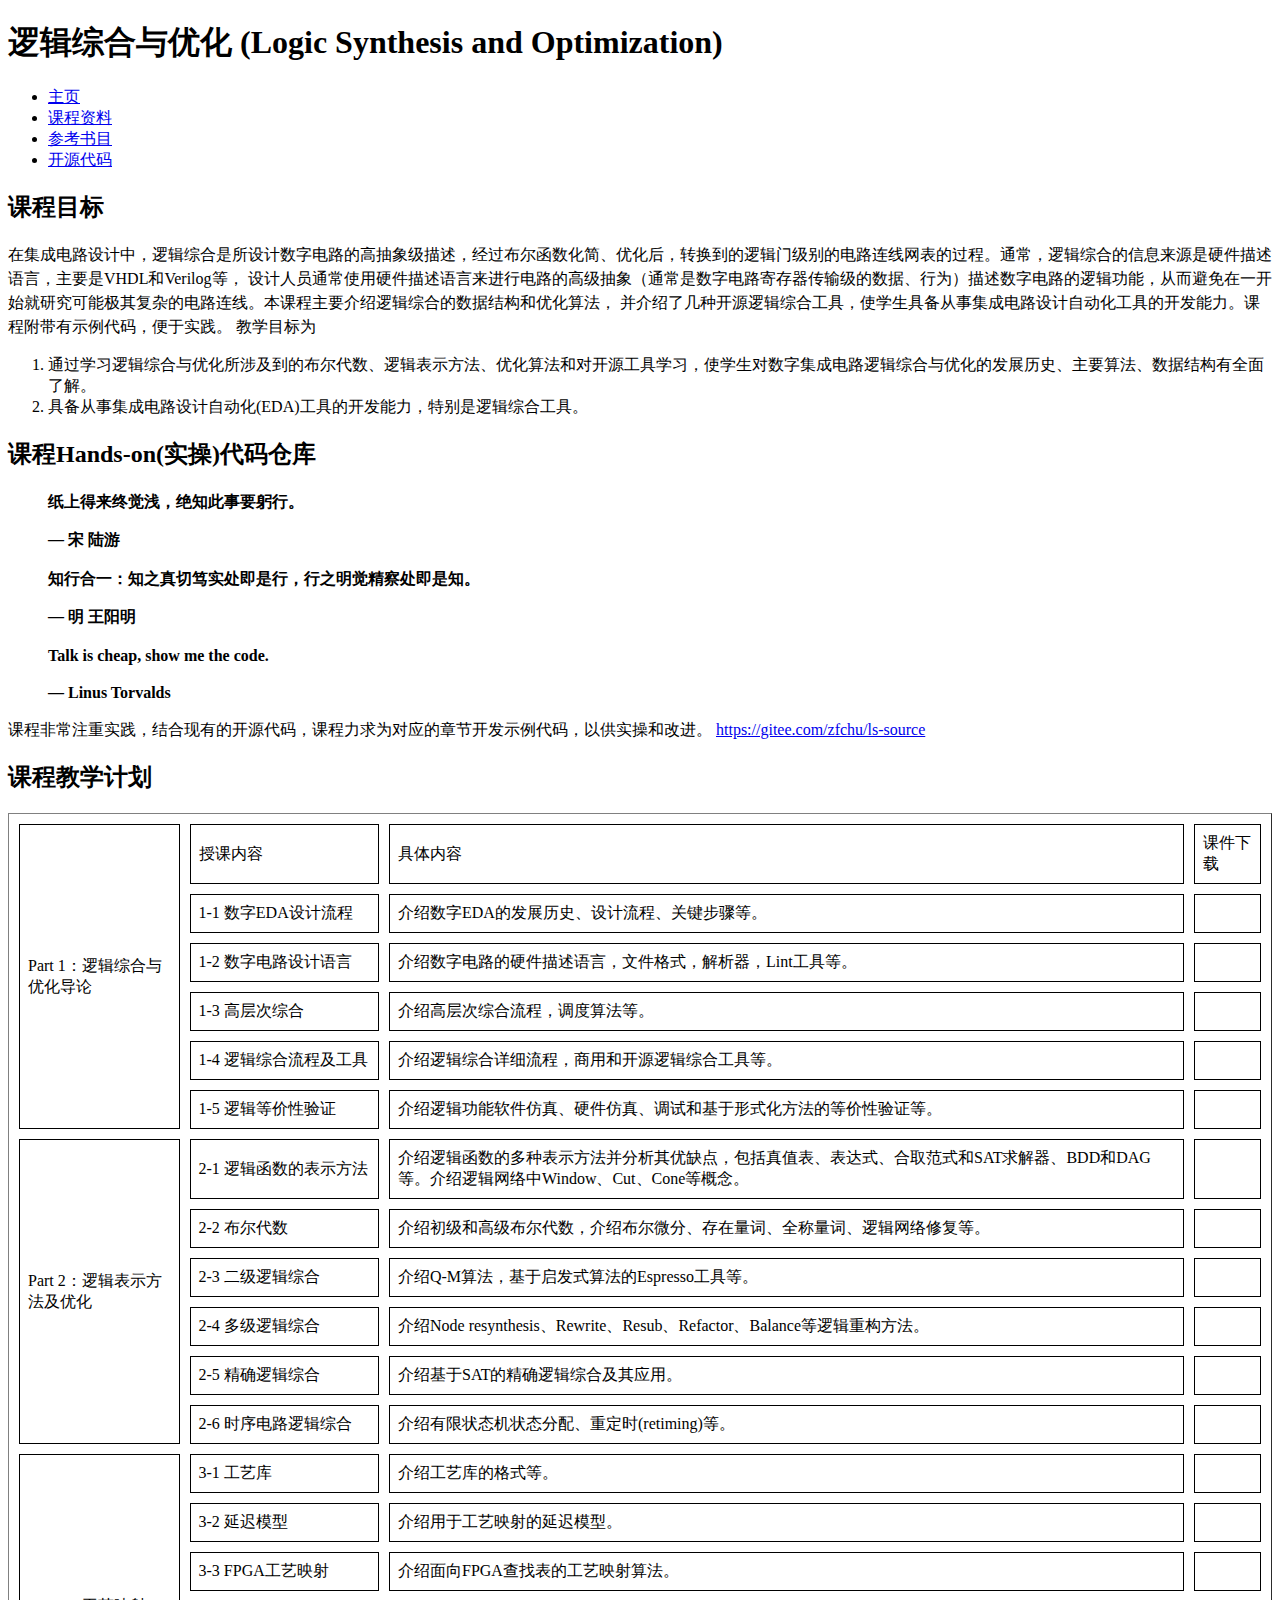
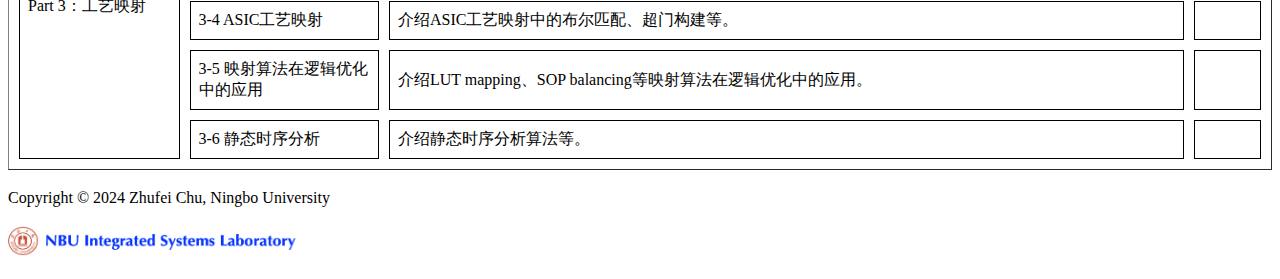
<file: index.html>
<!DOCTYPE html>
<html lang="en">
    <head>
        <meta charset="UTF-8">
        <meta name="viewport" content="width=device-width, initial-scale=1.0">
        <title>逻辑综合与优化 (Logic Synthesis and Optimization)</title>
        <link rel="stylesheet" href="styles.css">
        <style>
      p {
        line-height: 1.5;
        }

      .custom-table 
        {
          border-collapse: separate;
          border-spacing: 10px;
        }
      .custom-table td, .custom-table th 
        {
          border: 1px solid black;
          padding: 8px;
        }
      .quote {
        font-weight: bold;
      }
    </style>
    </head>

    <body>
        <header>
            <h1>逻辑综合与优化 (Logic Synthesis and Optimization)</h1>
            <nav>
                <ul>
                    <li><a href="index.html">主页</a></li>
                    <li><a href="html/course.html">课程资料</a></li>
                    <li><a href="html/reference_books.html">参考书目</a></li>
                    <li><a href="html/source_code.html">开源代码</a></li>
                </ul>
            </nav>
        </header>

        <main>
            <section>
                <h2>课程目标</h2>
                <p>在集成电路设计中，逻辑综合是所设计数字电路的高抽象级描述，经过布尔函数化简、优化后，转换到的逻辑门级别的电路连线网表的过程。通常，逻辑综合的信息来源是硬件描述语言，主要是VHDL和Verilog等，
                    设计人员通常使用硬件描述语言来进行电路的高级抽象（通常是数字电路寄存器传输级的数据、行为）描述数字电路的逻辑功能，从而避免在一开始就研究可能极其复杂的电路连线。本课程主要介绍逻辑综合的数据结构和优化算法，
                    并介绍了几种开源逻辑综合工具，使学生具备从事集成电路设计自动化工具的开发能力。课程附带有示例代码，便于实践。

                    教学目标为
                    <ol>
                        <li>通过学习逻辑综合与优化所涉及到的布尔代数、逻辑表示方法、优化算法和对开源工具学习，使学生对数字集成电路逻辑综合与优化的发展历史、主要算法、数据结构有全面了解。</li>
                        <li>具备从事集成电路设计自动化(EDA)工具的开发能力，特别是逻辑综合工具。</li>
                    </ol>
                </p>
            </section>

            <h2>课程Hands-on(实操)代码仓库</h2>

            <blockquote class="quote">
                <p>纸上得来终觉浅，绝知此事要躬行。</p>
                <footer>— 宋 陆游</footer>
            </blockquote>

            <blockquote class="quote">
                <p>知行合一：知之真切笃实处即是行，行之明觉精察处即是知。</p>
                <footer>— 明 王阳明</footer>
            </blockquote>

            <blockquote class="quote">
                <p>Talk is cheap, show me the code.</p>
                <footer>— Linus Torvalds</footer>
            </blockquote>

            <p>课程非常注重实践，结合现有的开源代码，课程力求为对应的章节开发示例代码，以供实操和改进。
                <a href="https://gitee.com/zfchu/ls-source">
                    https://gitee.com/zfchu/ls-source</a>
            </p>

            <section>
                <h2>课程教学计划</h2>
                <table border="1" , align="center" , class="custom-table">
                    <!-- 第一部分 -->
                    <tr>
                        <td rowspan="6">Part 1：逻辑综合与优化导论</td>
                        <td>授课内容</td>
                        <td>具体内容</td>
                        <td>课件下载</td>
                    </tr>
                    <tr>
                        <td>1-1 数字EDA设计流程</td>
                        <td>介绍数字EDA的发展历史、设计流程、关键步骤等。</td>
                        <td></td>
                    </tr>
                    <tr>
                        <td>1-2 数字电路设计语言</td>
                        <td>介绍数字电路的硬件描述语言，文件格式，解析器，Lint工具等。</td>
                        <td></td>
                    </tr>
                    <tr>
                        <td>1-3 高层次综合</td>
                        <td>介绍高层次综合流程，调度算法等。</td>
                        <td></td>
                    </tr>
                    <tr>
                        <td>1-4 逻辑综合流程及工具</td>
                        <td>介绍逻辑综合详细流程，商用和开源逻辑综合工具等。</td>
                        <td></td>
                    </tr>
                    <tr>
                        <td>1-5 逻辑等价性验证</td>
                        <td>介绍逻辑功能软件仿真、硬件仿真、调试和基于形式化方法的等价性验证等。</td>
                        <td></td>
                    </tr>
                    <!-- 第二部分 -->
                    <tr>
                        <td rowspan="6">Part 2：逻辑表示方法及优化</td>
                        <td>2-1 逻辑函数的表示方法</td>
                        <td>介绍逻辑函数的多种表示方法并分析其优缺点，包括真值表、表达式、合取范式和SAT求解器、BDD和DAG等。介绍逻辑网络中Window、Cut、Cone等概念。</td>
                        <td></td>
                    </tr>
                    <tr>
                        <td>2-2 布尔代数</td>
                        <td>介绍初级和高级布尔代数，介绍布尔微分、存在量词、全称量词、逻辑网络修复等。</td>
                        <td></td>
                    </tr>
                    <tr>
                        <td>2-3 二级逻辑综合</td>
                        <td>介绍Q-M算法，基于启发式算法的Espresso工具等。</td>
                        <td></td>
                    </tr>
                    <tr>
                        <td>2-4 多级逻辑综合</td>
                        <td>介绍Node
                            resynthesis、Rewrite、Resub、Refactor、Balance等逻辑重构方法。</td>
                        <td></td>
                    </tr>
                    <tr>
                        <td>2-5 精确逻辑综合</td>
                        <td>介绍基于SAT的精确逻辑综合及其应用。</td>
                        <td></td>
                    </tr>
                    <tr>
                        <td>2-6 时序电路逻辑综合</td>
                        <td>介绍有限状态机状态分配、重定时(retiming)等。</td>
                        <td></td>
                    </tr>
                    <!-- 第三部分 -->
                    <tr>
                        <td rowspan="6">Part 3：工艺映射</td>
                        <td>3-1 工艺库</td>
                        <td>介绍工艺库的格式等。</td>
                        <td></td>
                    </tr>
                    <tr>
                        <td>3-2 延迟模型</td>
                        <td>介绍用于工艺映射的延迟模型。</td>
                        <td></td>
                    </tr>
                    <tr>
                        <td>3-3 FPGA工艺映射</td>
                        <td>介绍面向FPGA查找表的工艺映射算法。</td>
                        <td></td>
                    </tr>
                    <tr>
                        <td>3-4 ASIC工艺映射</td>
                        <td>介绍ASIC工艺映射中的布尔匹配、超门构建等。</td>
                        <td></td>
                    </tr>
                    <tr>
                        <td>3-5 映射算法在逻辑优化中的应用</td>
                        <td>介绍LUT mapping、SOP balancing等映射算法在逻辑优化中的应用。</td>
                        <td></td>
                    </tr>
                    <tr>
                        <td>3-6 静态时序分析</td>
                        <td>介绍静态时序分析算法等。</td>
                        <td></td>
                    </tr>
                </table>

            </section>
        </main>

        <footer>
            <p>Copyright &copy; 2024 Zhufei Chu, Ningbo University</p>
            <p><img src="png/lab-logo.png" alt width="295" height="30"></p>
        </footer>
    </body>
</html>
</file>
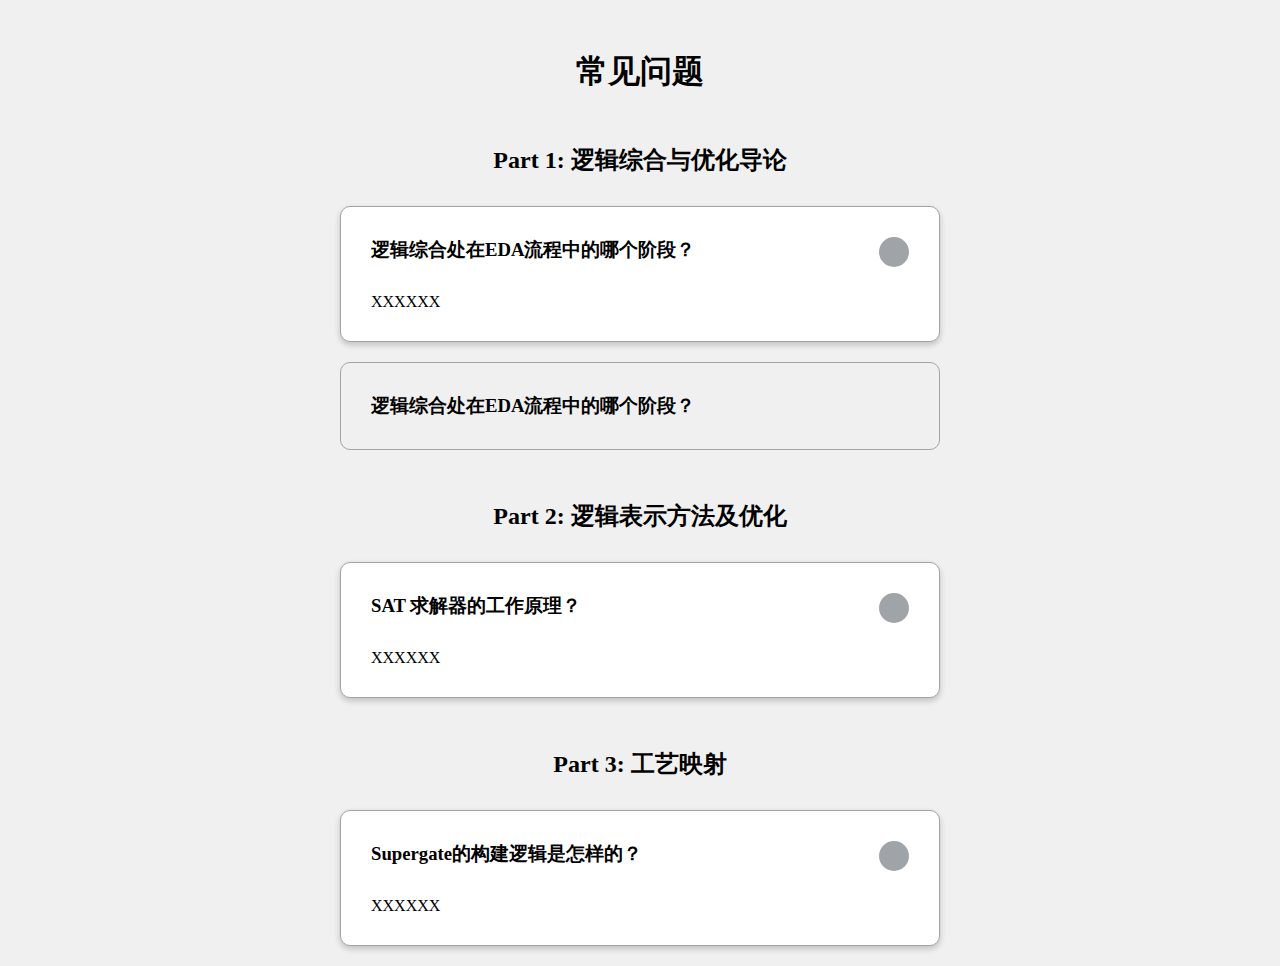
<file: html/faq/faq.html>
<!DOCTYPE html>
<html lang="en">
  <head>
    <meta charset="UTF-8" />
    <meta name="viewport" content="width=device-width, initial-scale=1.0" />
    <link rel="stylesheet" href="https://cdnjs.cloudflare.com/ajax/libs/font-awesome/5.14.0/css/all.min.css" integrity="sha512-1PKOgIY59xJ8Co8+NE6FZ+LOAZKjy+KY8iq0G4B3CyeY6wYHN3yt9PW0XpSriVlkMXe40PTKnXrLnZ9+fkDaog==" crossorigin="anonymous" />
    <link rel="stylesheet" href="style.css" />
    <title>FAQ</title>
  </head>
  <body>
    <h1>常见问题</h1>
    <h2>Part 1: 逻辑综合与优化导论</h2>
    <div class="faq-container">
      <div class="faq active">
        <h3 class="faq-title">
            逻辑综合处在EDA流程中的哪个阶段？
        </h3>
        <p class="faq-text">
            XXXXXX
        </p>
        <button class="faq-toggle">
            <i class="fas fa-chevron-down"></i>
            <i class="fas fa-times"></i>
        </button>
        </div>

      <div class="faq">
        <h3 class="faq-title">
          逻辑综合处在EDA流程中的哪个阶段？
        </h3>
        <p class="faq-text">
          XXXXXX
        </p>
        <button class="faq-toggle">
          <i class="fas fa-chevron-down"></i>
          <i class="fas fa-times"></i>
        </button>
      </div>
    </div>
    <h2>Part 2: 逻辑表示方法及优化</h2>
    <div class="faq-container">
        <div class="faq active">
          <h3 class="faq-title">
            SAT 求解器的工作原理？
          </h3>
  
          <p class="faq-text">
            XXXXXX
          </p>
  
          <button class="faq-toggle">
            <i class="fas fa-chevron-down"></i>
            <i class="fas fa-times"></i>
          </button>
        </div>
      </div>
      <h2>Part 3: 工艺映射</h2>
      <div class="faq-container">
          <div class="faq active">
            <h3 class="faq-title">
              Supergate的构建逻辑是怎样的？
            </h3>
    
            <p class="faq-text">
              XXXXXX
            </p>
    
            <button class="faq-toggle">
              <i class="fas fa-chevron-down"></i>
              <i class="fas fa-times"></i>
            </button>
          </div>
        </div>
    <script src="script.js"></script>
  </body>
</html>
</file>
<file: styles.css>
body {
    color: #000;
}

.pure-img-responsive {
    max-width: 100%;
    height: auto;
}

/*
Add transition to containers so they can push in and out.
*/
#layout,
#menu,
.menu-link {
    -webkit-transition: all 0.2s ease-out;
    -moz-transition: all 0.2s ease-out;
    -ms-transition: all 0.2s ease-out;
    -o-transition: all 0.2s ease-out;
    transition: all 0.2s ease-out;
}

/*
This is the parent `<div>` that contains the menu and the content area.
*/
#layout {
    position: relative;
    left: 0;
    padding-left: 0;
}
    #layout.active #menu {
        left: 150px;
        width: 150px;
    }

    #layout.active .menu-link {
        left: 150px;
    }
/*
The content `<div>` is where all your content goes.
*/
.content {
    margin: 0 auto;
    padding: 0 2em;
    max-width: 800px;
    margin-bottom: 50px;
    line-height: 1.6em;
}

.header {
     margin: 0;
     color: #333;
     text-align: center;
     padding: 2.5em 2em 0;
     border-bottom: 1px solid #eee;
 }
    .header h1 {
        margin: 0.2em 0;
        font-size: 3em;
        font-weight: 300;
    }
     .header h2 {
        font-weight: 300;
        color: #ccc;
        padding: 0;
        margin-top: 0;
    }

.content-subhead {
    margin: 50px 0 20px 0;
    font-weight: 300;
    color: #888;
}



/*
The `#menu` `<div>` is the parent `<div>` that contains the `.pure-menu` that
appears on the left side of the page.
*/

#menu {
    margin-left: -150px; /* "#menu" width */
    width: 150px;
    position: fixed;
    top: 0;
    left: 0;
    bottom: 0;
    z-index: 1000; /* so the menu or its navicon stays above all content */
    background: #191818;
    overflow-y: auto;
}
    /*
    All anchors inside the menu should be styled like this.
    */
    #menu a {
        color: #999;
        border: none;
        padding: 0.6em 0 0.6em 0.6em;
    }

    /*
    Remove all background/borders, since we are applying them to #menu.
    */
     #menu .pure-menu,
     #menu .pure-menu ul {
        border: none;
        background: transparent;
    }

    /*
    Add that light border to separate items into groups.
    */
    #menu .pure-menu ul,
    #menu .pure-menu .menu-item-divided {
        border-top: 1px solid #333;
    }
        /*
        Change color of the anchor links on hover/focus.
        */
        #menu .pure-menu li a:hover,
        #menu .pure-menu li a:focus {
            background: #333;
        }

    /*
    This styles the selected menu item `<li>`.
    */
    #menu .pure-menu-selected,
    #menu .pure-menu-heading {
        background: #1f8dd6;
    }
        /*
        This styles a link within a selected menu item `<li>`.
        */
        #menu .pure-menu-selected a {
            color: #fff;
        }

    /*
    This styles the menu heading.
    */
    #menu .pure-menu-heading {
        font-size: 110%;
        color: #fff;
        margin: 0;
    }

/* -- Dynamic Button For Responsive Menu -------------------------------------*/

/*
The button to open/close the Menu is custom-made and not part of Pure. Here's
how it works:
*/

/*
`.menu-link` represents the responsive menu toggle that shows/hides on
small screens.
*/
.menu-link {
    position: fixed;
    display: block; /* show this only on small screens */
    top: 0;
    left: 0; /* "#menu width" */
    background: #000;
    background: rgba(0,0,0,0.7);
    font-size: 10px; /* change this value to increase/decrease button size */
    z-index: 10;
    width: 2em;
    height: auto;
    padding: 2.1em 1.6em;
}

    .menu-link:hover,
    .menu-link:focus {
        background: #000;
    }

    .menu-link span {
        position: relative;
        display: block;
    }

    .menu-link span,
    .menu-link span:before,
    .menu-link span:after {
        background-color: #fff;
        pointer-events: none;
        width: 100%;
        height: 0.2em;
    }

        .menu-link span:before,
        .menu-link span:after {
            position: absolute;
            margin-top: -0.6em;
            content: " ";
        }

        .menu-link span:after {
            margin-top: 0.6em;
        }


/* -- Responsive Styles (Media Queries) ------------------------------------- */

/*
Hides the menu at `48em`, but modify this based on your app's needs.
*/
@media (min-width: 48em) {

    .header,
    .content {
        padding-left: 2em;
        padding-right: 2em;
    }

    #layout {
        padding-left: 150px; /* left col width "#menu" */
        left: 0;
    }
    #menu {
        left: 150px;
    }

    .menu-link {
        position: fixed;
        left: 150px;
        display: none;
    }

    #layout.active .menu-link {
        left: 150px;
    }
}

@media (max-width: 48em) {
    /* Only apply this when the window is small. Otherwise, the following
    case results in extra padding on the left:
        * Make the window small.
        * Tap the menu to trigger the active state.
        * Make the window large again.
    */
    #layout.active {
        position: relative;
        left: 150px;
    }
}
</file>
<file: html/faq/style.css>
/*@import url('https://fonts.googleapis.com/css?family=Muli&display=swap');*/

* {
  box-sizing: border-box;
}

body {
  /*font-family: 'Muli', sans-serif;*/
  background-color: #f0f0f0;
}

h1 {
  margin: 50px 0 30px;
  text-align: center;
}

h2 {
    margin: 50px 0 30px;
    text-align: center;
  }

.faq-container {
  max-width: 600px;
  margin: 0 auto;
}

.faq {
  background-color: transparent;
  border: 1px solid #9fa4a8;
  border-radius: 10px;
  margin: 20px 0;
  padding: 30px;
  position: relative;
  overflow: hidden;
  transition: 0.3s ease;
}

.faq.active {
  background-color: #fff;
  box-shadow: 0 3px 6px rgba(0, 0, 0, 0.1), 0 3px 6px rgba(0, 0, 0, 0.1);
}

.faq.active::before,
.faq.active::after {
  content: '\f075';
  font-family: 'Font Awesome 5 Free';
  color: #2ecc71;
  font-size: 7rem;
  position: absolute;
  opacity: 0.2;
  top: 20px;
  left: 20px;
  z-index: 0;
}

.faq.active::before {
  color: #3498db;
  top: -10px;
  left: -30px;
  transform: rotateY(180deg);
}

.faq-title {
  margin: 0 35px 0 0;
}

.faq-text {
  display: none;
  margin: 30px 0 0;
}

.faq.active .faq-text {
  display: block;
}

.faq-toggle {
  background-color: transparent;
  border: 0;
  border-radius: 50%;
  cursor: pointer;
  display: flex;
  align-items: center;
  justify-content: center;
  font-size: 16px;
  padding: 0;
  position: absolute;
  top: 30px;
  right: 30px;
  height: 30px;
  width: 30px;
}

.faq-toggle:focus {
  outline: 0;
}

.faq-toggle .fa-times {
  display: none;
}

.faq.active .faq-toggle .fa-times {
  color: #fff;
  display: block;
}

.faq.active .faq-toggle .fa-chevron-down {
  display: none;
}

.faq.active .faq-toggle {
  background-color: #9fa4a8;
}
</file>
